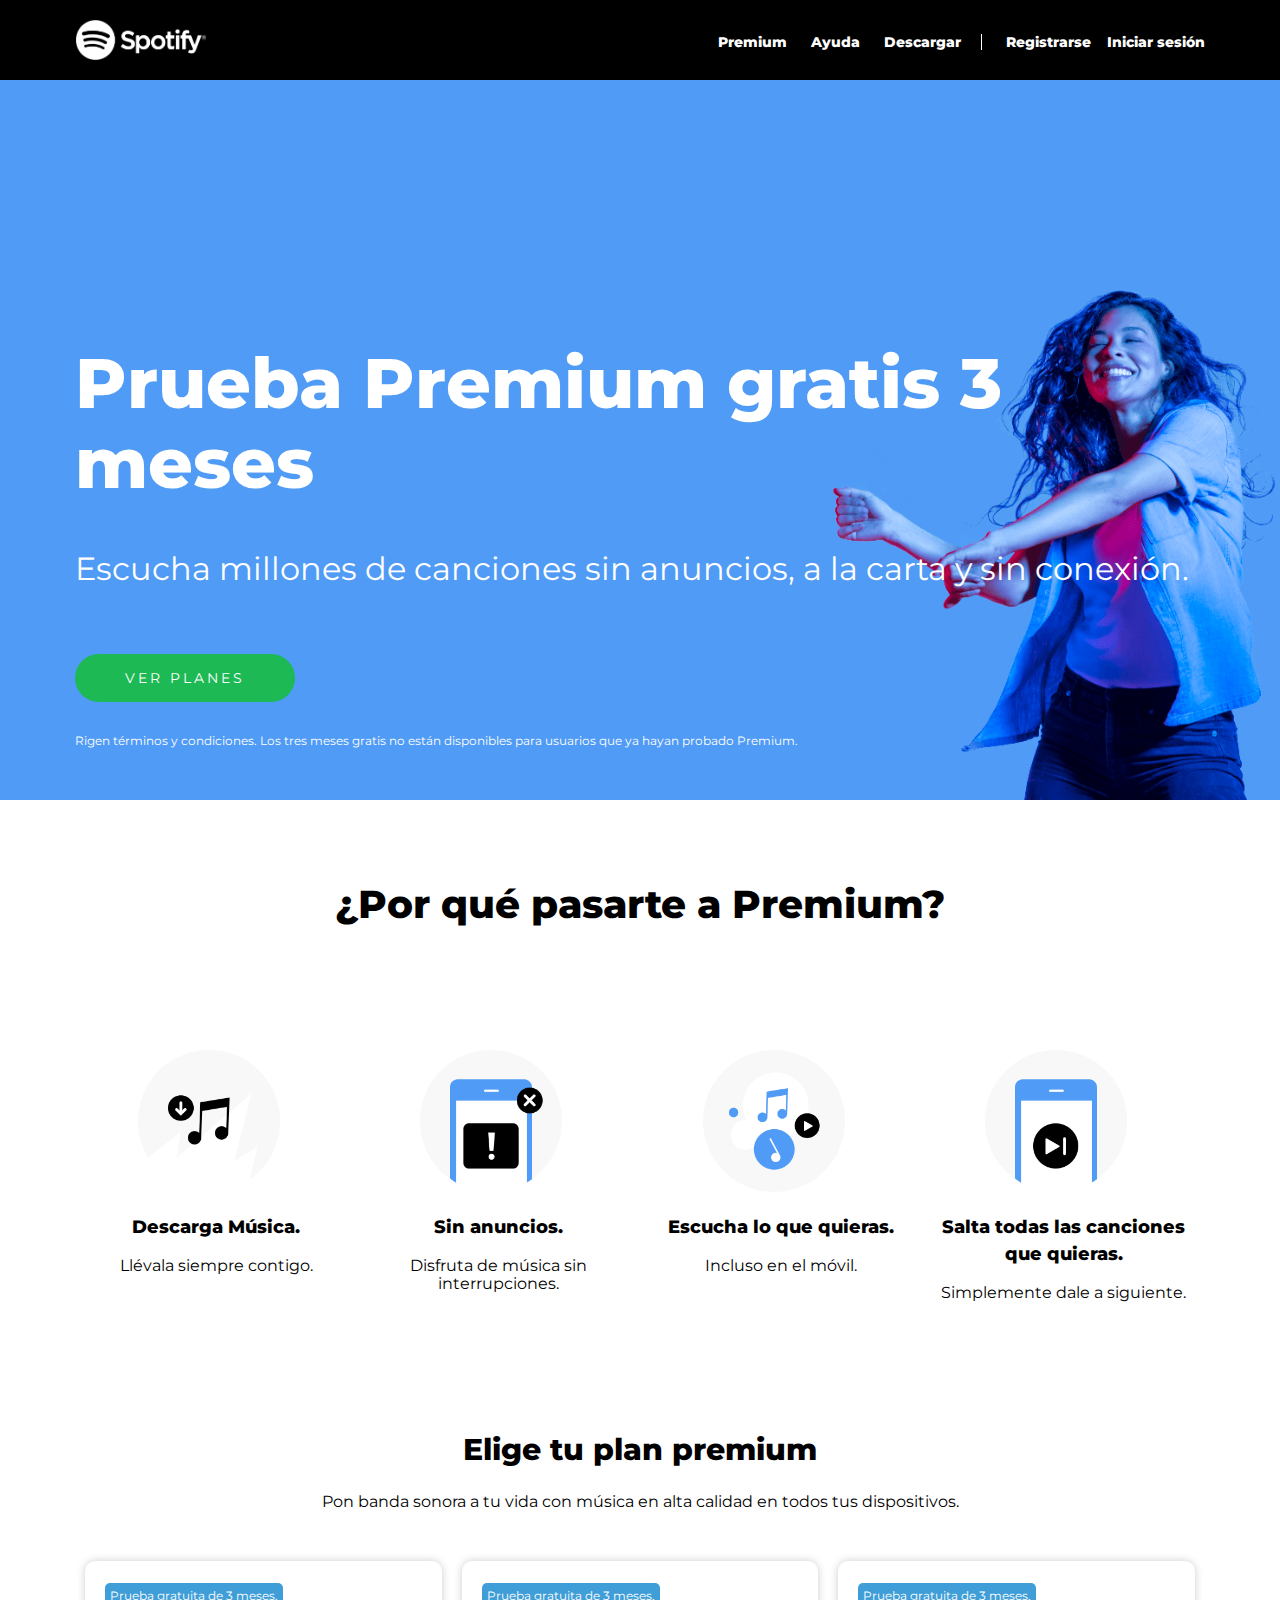
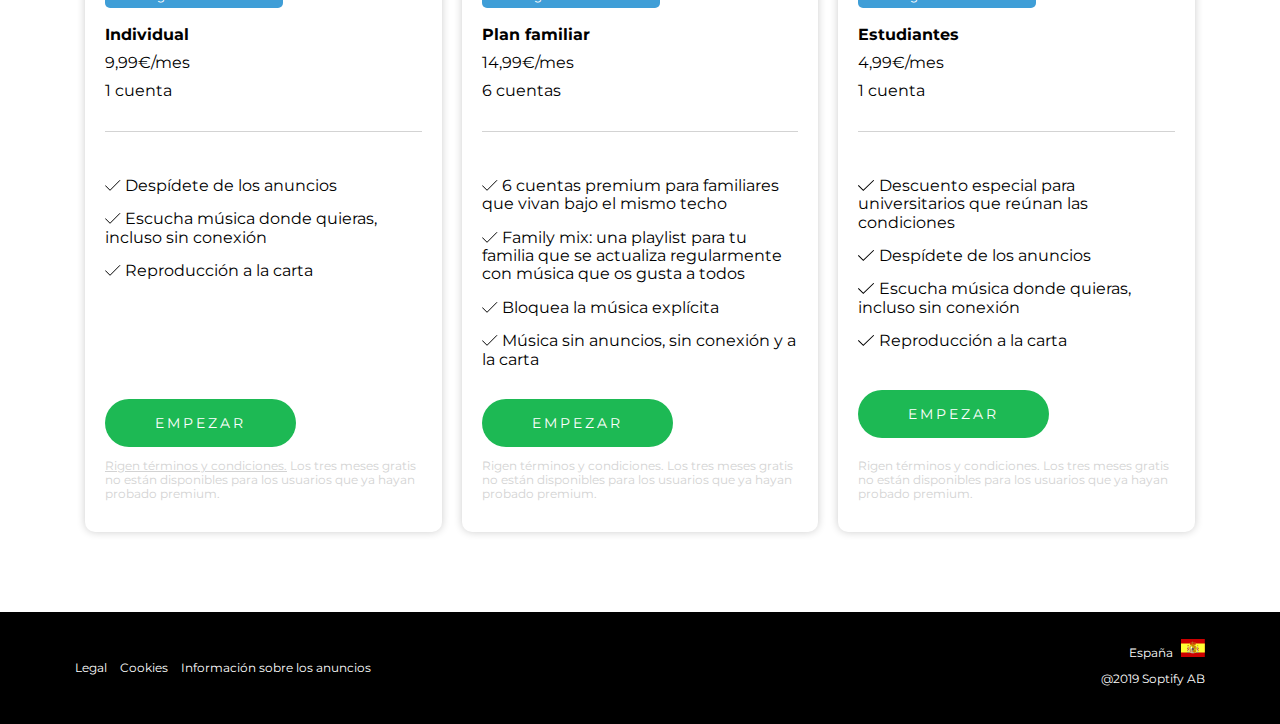
<file: docs/index.html>
<!DOCTYPE html>
<html lang="es">
    
    <head>
        <title>Spotify</title>
        <meta charset="UTF-8" />
        <meta name="viewport" content="width=device-width, initial-scale=1.0">
        <link rel="icon" href="./favicon.png" />
        <link href="https://fonts.googleapis.com/css?family=Montserrat:400,800&display=swap"
        rel="stylesheet">
        <link href="./assets/css/main.css" rel="stylesheet" type="text/css" />
    </head>
    
    <body>
        <div class="wrapper">
            <header class="header">
                <div class="section-wrapper">
                    <img class="header__logo" src="./assets/images/logo.png" alt="Logo Spotify">
                    <nav class="header__nav">
                        <input type="checkbox" /> <span></span>
 <span></span>
 <span></span>

                        <div class="header__nav--container">
                            <ul class="header__nav--main"> <a><li>Premium</li></a>
 <a><li>Ayuda</li></a>
 <a><li>Descargar</li></a>

                            </ul>
                            <ul class="header__nav--user"> <a><li>Registrarse</li></a>
 <a><li>Iniciar sesión</li></a>

                            </ul>
                        </div>
                    </nav>
                </div>
            </header>
            <main class="main">
                <section class="hero" role="banner">
                    <div class="section-wrapper">
                         <h1>Prueba Premium gratis 3 meses</h1>

                         <h2>Escucha millones de canciones sin anuncios, a la carta y sin conexión.</h2>
 <a href="#" title="Ver Planes">
            <button class="btn-green">Ver planes</button>
        </a>

                        <p>Rigen términos y condiciones. Los tres meses gratis no están disponibles
                            para usuarios que ya hayan probado Premium.</p>
                    </div>
                </section>
                <section class="benefits">
                    <div class="section-wrapper">
                         <h2>¿Por qué pasarte a Premium?</h2>

                        <ul class="benefits__container">
                            <li class="benefit">
                                <img src="./assets/images/benefit-1.png" alt="Descarga música.">
                                <div class="benefit--text">
                                     <h3>Descarga Música.</h3>

                                    <p>Llévala siempre contigo.</p>
                                </div>
                            </li>
                            <li class="benefit">
                                <img src="./assets/images/benefit-2.png" alt="Sin anuncios.">
                                <div class="benefit--text">
                                     <h3>Sin anuncios.</h3>

                                    <p>Disfruta de música sin interrupciones.</p>
                                </div>
                            </li>
                            <li class="benefit">
                                <img src="./assets/images/benefit-3.png" alt="Escucha lo que quieras.">
                                <div class="benefit--text">
                                     <h3>Escucha lo que quieras.</h3>

                                    <p>Incluso en el móvil.</p>
                                </div>
                            </li>
                            <li class="benefit">
                                <img src="./assets/images/benefit-4.png" alt="Salta todas las canciones que quieras.">
                                <div class="benefit--text">
                                     <h3>Salta todas las canciones que quieras.</h3>

                                    <p>Simplemente dale a siguiente.</p>
                                </div>
                            </li>
                        </ul>
                    </div>
                </section>
                <section class="plans">
                    <div class="section-wrapper">
                         <h2>Elige tu plan premium</h2>

                        <p class="subtitle">Pon banda sonora a tu vida con música en alta calidad en todos tus dispositivos.</p>
                        <div>
                            <ul class="plans__container">
                                <li class="card-plan plan1">
                                    <input type="checkbox" />
                                    <div class="card-arrow arrow-bottom"></div>
                                    <div class="card-arrow arrow-top"></div>
                                    <div class="card-plan--top"> <span>Prueba gratuita de 3 meses.</span>

                                         <h4>Individual</h4>

                                        <p>9,99€/mes</p>
                                        <p>1 cuenta</p>
                                    </div>
                                    <div class="card-plan--bottom">
                                        <div>
                                            <ul>
                                                <li>Despídete de los anuncios</li>
                                                <li>Escucha música donde quieras, incluso sin conexión</li>
                                                <li>Reproducción a la carta</li>
                                            </ul>
                                        </div>
                                        <div class="card-plan--bottom-footer"> <a href="#"><button class="btn-green">Empezar</button></a>

                                            <p><a href="#">Rigen términos y condiciones.</a> Los tres meses gratis no
                                                están disponibles para los usuarios que ya hayan probado premium.</p>
                                        </div>
                                    </div>
                                </li>
                                <li class="card-plan plan2">
                                    <input type="checkbox" />
                                    <div class="card-arrow arrow-bottom"></div>
                                    <div class="card-arrow arrow-top"></div>
                                    <div class="card-plan--top"> <span>Prueba gratuita de 3 meses.</span>

                                         <h4>Plan familiar</h4>

                                        <p>14,99€/mes</p>
                                        <p>6 cuentas</p>
                                    </div>
                                    <div class="card-plan--bottom">
                                        <ul>
                                            <li>6 cuentas premium para familiares que vivan bajo el mismo techo</li>
                                            <li>Family mix: una playlist para tu familia que se actualiza regularmente
                                                con música que os gusta a todos</li>
                                            <li>Bloquea la música explícita</li>
                                            <li>Música sin anuncios, sin conexión y a la carta</li>
                                        </ul> <a href="#"><button class="btn-green">Empezar</button></a>

                                        <p>Rigen términos y condiciones. Los tres meses gratis no están disponibles
                                            para los usuarios que ya hayan probado premium.</p>
                                    </div>
                                </li>
                                <li class="card-plan plan3">
                                    <input type="checkbox" />
                                    <div class="card-arrow arrow-bottom"></div>
                                    <div class="card-arrow arrow-top"></div>
                                    <div class="card-plan--top"> <span>Prueba gratuita de 3 meses.</span>

                                         <h4>Estudiantes</h4>

                                        <p>4,99€/mes</p>
                                        <p>1 cuenta</p>
                                    </div>
                                    <div class="card-plan--bottom">
                                        <ul>
                                            <li>Descuento especial para universitarios que reúnan las condiciones</li>
                                            <li>Despídete de los anuncios</li>
                                            <li>Escucha música donde quieras, incluso sin conexión</li>
                                            <li>Reproducción a la carta</li>
                                        </ul> <a href="#"><button class="btn-green">Empezar</button></a>

                                        <p>Rigen términos y condiciones. Los tres meses gratis no están disponibles
                                            para los usuarios que ya hayan probado premium.</p>
                                    </div>
                                </li>
                            </ul>
                        </div>
                    </div>
                </section>
            </main>
            <footer class="footer">
                <div class="section-wrapper">
                    <nav class="footer__nav">
                        <ul> <a href="#"><li>Legal</li></a>
 <a href="#"><li>Cookies</li></a>
 <a href="#"><li>Información sobre los anuncios</li></a>

                        </ul>
                    </nav>
                    <div class="footer__copy"> <a href="#">España <img src="./assets/images/sp.svg"></a>

                        <p>@2019 Soptify AB</p>
                    </div>
                </div>
            </footer>
        </div>
    </body>

</html>
</file>
<file: docs/assets/css/main.css>
/*! normalize.css v8.0.1 | MIT License | github.com/necolas/normalize.css */html {line-height: 1.15;-webkit-text-size-adjust: 100%;}body {margin: 0;}main {display: block;}h1 {font-size: 2em;margin: 0.67em 0;}hr {-webkit-box-sizing: content-box;box-sizing: content-box;height: 0;overflow: visible;}pre {font-family: monospace, monospace;font-size: 1em;}a {background-color: transparent;text-decoration: none;}abbr[title] {border-bottom: none;text-decoration: underline;-webkit-text-decoration: underline dotted;text-decoration: underline dotted;}b,strong {font-weight: bolder;}code,kbd,samp {font-family: monospace, monospace;font-size: 1em;}small {font-size: 80%;}sub,sup {font-size: 75%;line-height: 0;position: relative;vertical-align: baseline;}sub {bottom: -0.25em;}sup {top: -0.5em;}img {border-style: none;}button,input,optgroup,select,textarea {font-family: inherit;font-size: 100%;line-height: 1.15;margin: 0;}button,input {overflow: visible;}button,select {text-transform: none;}button,[type="button"],[type="reset"],[type="submit"] {-webkit-appearance: button;}button::-moz-focus-inner,[type="button"]::-moz-focus-inner,[type="reset"]::-moz-focus-inner,[type="submit"]::-moz-focus-inner {border-style: none;padding: 0;}button:-moz-focusring,[type="button"]:-moz-focusring,[type="reset"]:-moz-focusring,[type="submit"]:-moz-focusring {outline: 1px dotted ButtonText;}fieldset {padding: 0.35em 0.75em 0.625em;}legend {-webkit-box-sizing: border-box;box-sizing: border-box;color: inherit;display: table;max-width: 100%;padding: 0;white-space: normal;}progress {vertical-align: baseline;}textarea {overflow: auto;}[type="checkbox"],[type="radio"] {-webkit-box-sizing: border-box;box-sizing: border-box;padding: 0;}[type="number"]::-webkit-inner-spin-button,[type="number"]::-webkit-outer-spin-button {height: auto;}[type="search"] {-webkit-appearance: textfield;outline-offset: -2px;}[type="search"]::-webkit-search-decoration {-webkit-appearance: none;}::-webkit-file-upload-button {-webkit-appearance: button;font: inherit;}details {display: block;}summary {display: list-item;}template {display: none;}[hidden] {display: none;}ul li {list-style: none;}ul,ol {margin: 0;padding: 0;}* {-webkit-box-sizing: border-box;box-sizing: border-box;}html {font-size: 16px;}body {width: 100%;height: 100%;overflow-x: hidden;}.wrapper {width: 100%;position: absolute;}.section-wrapper {width: 100%;padding: 0 20px;margin: 0 auto;}.header {width: 100%;height: 80px;background-color: #000;color: #fff;position: fixed;}.header .section-wrapper {height: 100%;margin: auto;display: -webkit-box;display: -ms-flexbox;display: flex;-webkit-box-align: center;-ms-flex-align: center;align-items: center;-webkit-box-pack: justify;-ms-flex-pack: justify;justify-content: space-between;}.header .section-wrapper .header__logo {width: 132px;}.header .section-wrapper .header__nav {display: block;position: absolute;top: 30px;right: 20px;z-index: 1;-webkit-user-select: none;-moz-user-select: none;-ms-user-select: none;user-select: none;}.header .section-wrapper .header__nav input {display: block;width: 40px;height: 32px;position: absolute;top: -7px;left: -5px;cursor: pointer;opacity: 0;z-index: 2;-webkit-touch-callout: none;}.header .section-wrapper .header__nav input:checked ~ span {opacity: 1;-webkit-transform: rotate(45deg) translate(-2px, -1px);transform: rotate(45deg) translate(-2px, -1px);background: #fff;}.header .section-wrapper .header__nav input:checked ~ span:nth-last-child(3) {opacity: 0;-webkit-transform: rotate(0deg) scale(0.2, 0.2);transform: rotate(0deg) scale(0.2, 0.2);}.header .section-wrapper .header__nav input:checked ~ span:nth-last-child(2) {opacity: 1;-webkit-transform: rotate(-45deg) translate(0, -1px);transform: rotate(-45deg) translate(0, -1px);}.header .section-wrapper .header__nav input:checked ~ .header__nav--container {-webkit-transform: scale(1, 1);transform: scale(1, 1);opacity: 1;}.header .section-wrapper .header__nav span {display: block;width: 33px;height: 4px;margin-bottom: 5px;position: relative;background-color: #fff;border-radius: 3px;z-index: 1;-webkit-transform-origin: 4px 0px;transform-origin: 4px 0px;-webkit-transition: background-color 0.5s cubic-bezier(0.77, 0.2, 0.05, 1),opacity 0.55s ease,-webkit-transform 0.5s cubic-bezier(0.77, 0.2, 0.05, 1);transition: background-color 0.5s cubic-bezier(0.77, 0.2, 0.05, 1),opacity 0.55s ease,-webkit-transform 0.5s cubic-bezier(0.77, 0.2, 0.05, 1);transition: transform 0.5s cubic-bezier(0.77, 0.2, 0.05, 1),background-color 0.5s cubic-bezier(0.77, 0.2, 0.05, 1),opacity 0.55s ease;transition: transform 0.5s cubic-bezier(0.77, 0.2, 0.05, 1),background-color 0.5s cubic-bezier(0.77, 0.2, 0.05, 1),opacity 0.55s ease,-webkit-transform 0.5s cubic-bezier(0.77, 0.2, 0.05, 1);}.header .section-wrapper .header__nav span:first-child {-webkit-transform-origin: 0% 0%;transform-origin: 0% 0%;}.header .section-wrapper .header__nav span:nth-last-child(2) {-webkit-transform-origin: 0% 100%;transform-origin: 0% 100%;}.header .section-wrapper .header__nav--container {position: absolute;height: 100vh;width: 320px;margin: -57px 0 0 0;padding: 50px;padding-top: 125px;right: -23px;background: #000;list-style-type: none;-webkit-font-smoothing: antialiased;-webkit-transform-origin: 0% 0%;transform-origin: 0% 0%;-webkit-transform: translate(100%, 0);transform: translate(100%, 0);-webkit-transition: -webkit-transform 0.5s cubic-bezier(0.77, 0.2, 0.05, 1);transition: -webkit-transform 0.5s cubic-bezier(0.77, 0.2, 0.05, 1);transition: transform 0.5s cubic-bezier(0.77, 0.2, 0.05, 1);transition: transform 0.5s cubic-bezier(0.77, 0.2, 0.05, 1), -webkit-transform 0.5s cubic-bezier(0.77, 0.2, 0.05, 1);}.header .section-wrapper .header__nav--container ul,.header .section-wrapper .header__nav--container ul li {padding: 10px 0;}.header .section-wrapper .header__nav--container ul a,.header .section-wrapper .header__nav--container ul li a {cursor: pointer;}.header .section-wrapper .header__nav--container .header__nav--main {font-size: 1.875rem;font-weight: 800;}.header .section-wrapper .header__nav--container .header__nav--main:after {content: "__";letter-spacing: -1px;}.header .section-wrapper .header__nav--container .header__nav--user {padding-right: 0px;font-size: 1.25rem;font-weight: 400;}.header .section-wrapper .header__nav--container .header__nav--user li:last-child {padding-right: 0px;}.footer {height: 112px;background-color: #000;color: #fff;font-size: .75rem;}.footer .section-wrapper {height: 100%;display: -webkit-box;display: -ms-flexbox;display: flex;-webkit-box-pack: justify;-ms-flex-pack: justify;justify-content: space-between;-webkit-box-align: center;-ms-flex-align: center;align-items: center;}.footer .section-wrapper .footer__nav ul a li {display: inline-block;color: #fff;margin-right: 10px;margin-top: 10px;}.footer .section-wrapper .footer__copy {text-align: right;}.footer .section-wrapper .footer__copy a {color: #fff;}.footer .section-wrapper .footer__copy a img {height: 18px;margin-left: 5px;}.btn-green {width: 100%;height: 48px;padding: 0 50px;border-radius: 24px;border: none;background-color: #1DB954;color: white;text-transform: uppercase;font-size: .875rem;letter-spacing: 3px;}.card-plan {padding: 20px;border-radius: 10px;-webkit-box-shadow: rgba(0,0,0,0.2) 0px 0px 8px;box-shadow: rgba(0,0,0,0.2) 0px 0px 8px;margin-bottom: 20px;}.card-plan .card-plan--bottom {display: none;}.card-plan .card-arrow {width: 16px;height: 16px;}.card-plan .arrow-bottom {position: relative;left: calc(100% - 16px);top: -16px;background-image: url("../images/arrow-bottom.svg");background-repeat: no-repeat;background-position: center;}.card-plan .arrow-top {position: relative;left: calc(100% - 16px);top: -16px;background-image: url("../images/arrow-top.svg");background-repeat: no-repeat;background-position: center;display: none;}.card-plan input {width: 16px;height: 16px;position: relative;left: calc(100% - 16px);opacity: 0;z-index: 3;}.card-plan input:checked ~ .card-plan--bottom {display: block;}.card-plan input:checked ~ .arrow-bottom {display: none;opacity: 0;}.card-plan input:checked ~ .arrow-top {display: block;opacity: 1;}.card-plan .card-plan--top {padding: 5px 0 20px 0;margin-top: -32px;}.card-plan .card-plan--top span {padding: 5px;border-radius: 5px;background-color: #3F9ED7;color: #fff;font-weight: 400;font-size: .75rem;}.card-plan .card-plan--top h4 {margin-bottom: 0px;}.card-plan .card-plan--top p {text-align: left;margin: 10px 0;}.card-plan .card-plan--bottom {padding: 30px 0 0 0;border-top: 1px solid lightgrey;}.card-plan .card-plan--bottom ul li {margin: 15px auto;}.card-plan .card-plan--bottom ul li:before {content: url("../images/check.svg");}.card-plan .card-plan--bottom .btn-green {margin: 15px auto 0 auto;}.card-plan .card-plan--bottom p {font-size: .75rem;color: lightgrey;}.card-plan .card-plan--bottom p a {text-decoration: underline;color: lightgrey;}.hero {height: 60vh;min-height: 568px;margin-top: 80px;padding-bottom: 40px;color: #fff;background-color: #509bf5;display: -webkit-box;display: -ms-flexbox;display: flex;-webkit-box-align: end;-ms-flex-align: end;align-items: flex-end;}.hero h1 {font-size: 2.5rem;}.hero h2 {font-weight: 400;}.hero p {font-size: .625rem;}.hero button {margin-top: 40px;margin-bottom: 20px;}body {font-family: 'Montserrat', sans-serif;font-weight: 400;}h1,h2,h3 {font-family: 'Montserrat', sans-serif;font-weight: 800;}.benefits {width: 100%;padding-top: 20px;}.benefits h2 {width: 100%;text-align: center;font-size: 1.875rem;}.benefits .benefits__container .benefit {margin: 40px 0;display: grid;grid-template-columns: 1fr 3fr;grid-template-rows: 60px 44px;grid-template-areas: 'image text' 'image text';}.benefits .benefits__container .benefit img {width: 102px;margin-right: 15px;}.benefits .benefits__container .benefit .benefit--text h3 {font-size: 1.125rem;line-height: 1.5;margin-bottom: 5px;}.plans {padding-top: 50px;padding-bottom: 20px;}.plans h2 {text-align: center;font-size: 1.875rem;}.plans .subtitle {text-align: center;margin-bottom: 50px;}.plans .section-wrapper {height: 100%;}.plans .section-wrapper .plans__container {display: -webkit-box;display: -ms-flexbox;display: flex;-webkit-box-orient: vertical;-webkit-box-direction: normal;-ms-flex-direction: column;flex-direction: column;height: 100%;}.plans .section-wrapper .plans__container .plan1,.plans .section-wrapper .plans__container .plan2,.plans .section-wrapper .plans__container .plan3 {grid-column: span 1;}@media all and (min-width: 768px) {.header .section-wrapper .header__nav {position: static;right: 0px;}.header .section-wrapper .header__nav input {display: none;}.header .section-wrapper .header__nav span {display: none;}.header .section-wrapper .header__nav--container {position: relative;height: 100%;width: auto;margin: 0px;padding: 0px;right: 0px;-webkit-transform: translate(0, 0);transform: translate(0, 0);}.header .section-wrapper .header__nav--container ul,.header .section-wrapper .header__nav--container ul li {display: inline-block;font-size: .875rem;padding: 0 10px;}.header .section-wrapper .header__nav--container .header__nav--main {font-size: .875rem;}.header .section-wrapper .header__nav--container .header__nav--main:after {display: none;}.header .section-wrapper .header__nav--container .header__nav--user {font-weight: 800;}.header .section-wrapper .header__nav--main {border-right: 1px solid #fff;}.footer .section-wrapper .footer__nav ul a li {margin-top: 0px;}.btn-green {width: auto;}.hero {height: 80vh;min-height: 400px;background-image: url("../images/premium_dancer.png");background-position: right bottom;background-repeat: no-repeat;background-size: 450px;}.hero h1 {font-size: 4.375rem;}.hero h2 {font-size: 2rem;}.hero p {font-size: .75rem;}.benefits h2 {font-size: 2.4375rem;}.benefits {padding-top: 50px;}.benefits .benefits__container {display: grid;grid-template-columns: 1fr 1fr;grid-template-rows: 1fr 1fr;}.benefits .benefits__container .benefit img {width: 104px;grid-area: image;}.benefits .benefits__container .benefit .benefit--text {grid-area: text;}.plans {padding-bottom: 80px;}.plans .section-wrapper .plans__container {display: grid;grid-template-columns: 1fr 1fr 1fr;grid-template-rows: 1fr;}.plans .section-wrapper .plans__container .card-plan {margin: 0 10px;width: auto;-webkit-box-flex: 1;-ms-flex: 1 1 0px;flex: 1 1 0px;display: -webkit-box;display: -ms-flexbox;display: flex;-webkit-box-orient: vertical;-webkit-box-direction: normal;-ms-flex-direction: column;flex-direction: column;}.plans .section-wrapper .plans__container .card-plan input,.plans .section-wrapper .plans__container .card-plan .card-arrow {display: none;}.plans .section-wrapper .plans__container .card-plan .card-plan--top {margin-top: 0px;}.plans .section-wrapper .plans__container .card-plan .card-plan--bottom {-webkit-box-flex: 1;-ms-flex: 1;flex: 1;display: -webkit-box;display: -ms-flexbox;display: flex;-webkit-box-orient: vertical;-webkit-box-direction: normal;-ms-flex-direction: column;flex-direction: column;-webkit-box-pack: justify;-ms-flex-pack: justify;justify-content: space-between;}.plans .section-wrapper .plans__container .card-plan .card-plan--bottom-footer {position: relative;bottom: 0px;}}@media all and (min-width: 1200px) {.section-wrapper {max-width: 1170px;}.benefits .benefits__container {padding-top: 50px;display: -webkit-box;display: -ms-flexbox;display: flex;-webkit-box-pack: justify;-ms-flex-pack: justify;justify-content: space-between;}.benefits .benefits__container .benefit {display: block;width: 30%;text-align: center;}.benefits .benefits__container .benefit img {width: 142px;}}
</file>
